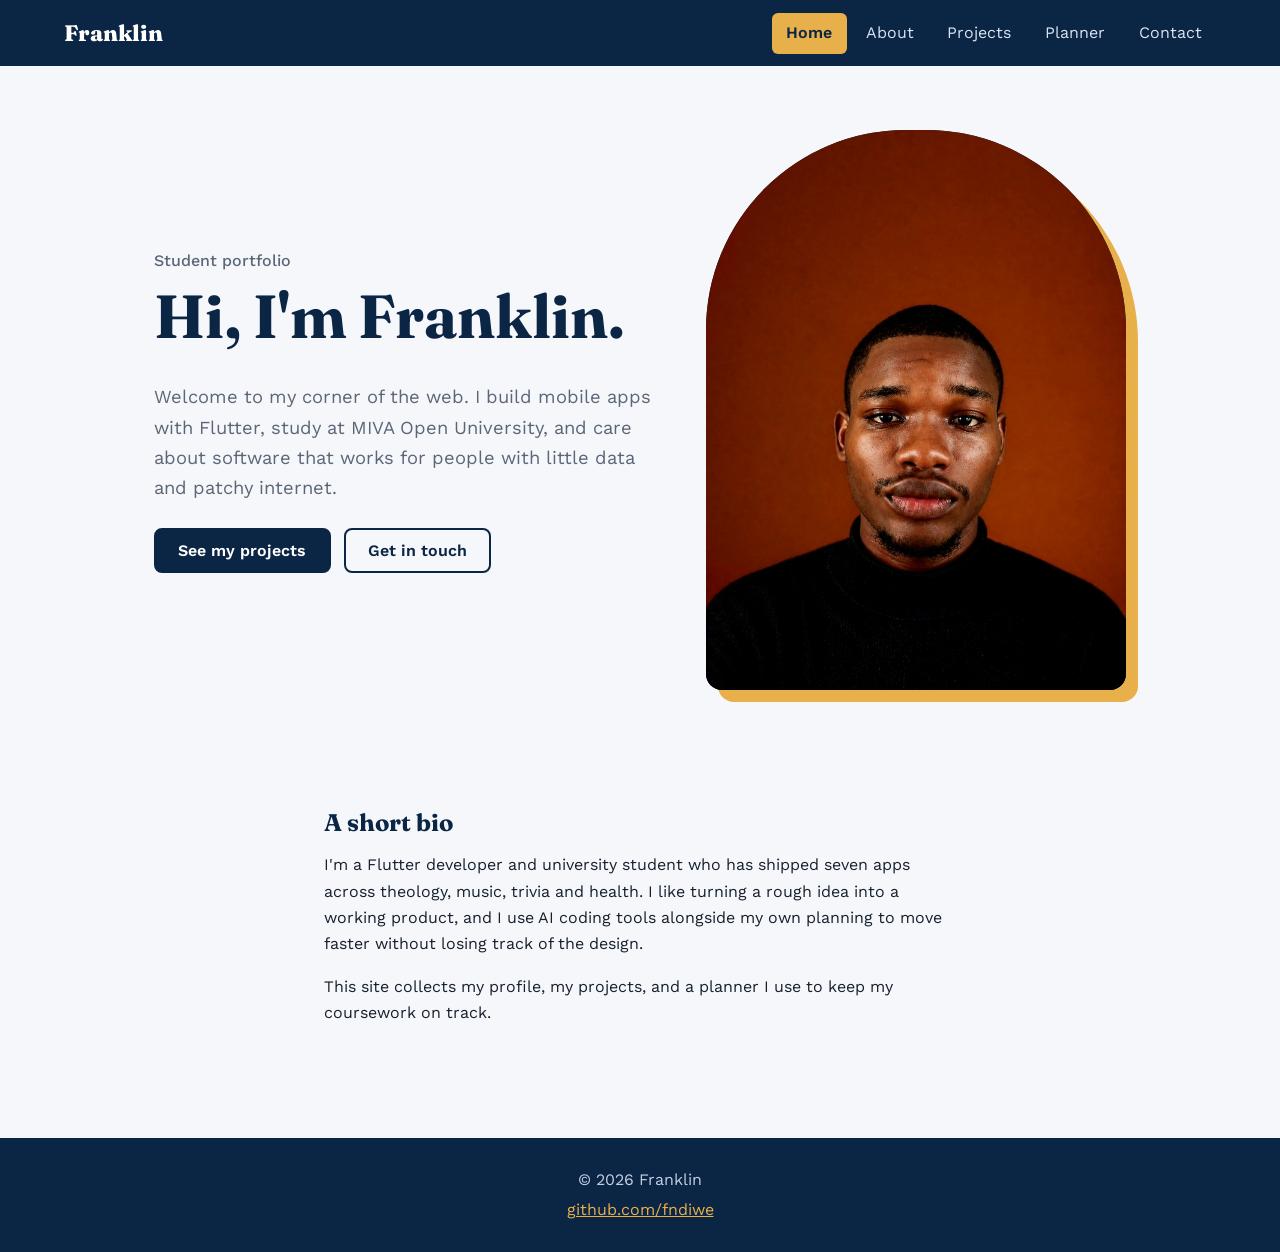
<file: index.html>
<!DOCTYPE html>
<html lang="en"><head><meta charset="UTF-8"><meta name="viewport" content="width=device-width, initial-scale=1.0">
<title>Home | Franklin</title><meta name="description" content="Franklin's student portfolio and academic planner.">
<link rel="preconnect" href="https://fonts.googleapis.com"><link rel="preconnect" href="https://fonts.gstatic.com" crossorigin>
<link href="https://fonts.googleapis.com/css2?family=Fraunces:wght@600;800&family=Work+Sans:wght@400;500;600&display=swap" rel="stylesheet">
<link rel="stylesheet" href="css/style.css"></head><body>
<header class="site-header"><a class="brand" href="index.html">Franklin</a>
<button class="menu-btn" id="menuBtn" aria-label="Toggle menu" aria-expanded="false">Menu</button>
<nav><ul class="nav" id="nav"><li><a href="index.html" aria-current="page">Home</a></li><li><a href="about.html">About</a></li><li><a href="projects.html">Projects</a></li><li><a href="planner.html">Planner</a></li><li><a href="contact.html">Contact</a></li></ul></nav></header>
<main><section class="hero"><div class="hero-text">
<p class="kicker">Student portfolio</p><h1>Hi, I'm Franklin.</h1>
<p class="lead">Welcome to my corner of the web. I build mobile apps with Flutter, study at MIVA Open University, and care about software that works for people with little data and patchy internet.</p>
<div class="actions"><a class="btn" href="projects.html">See my projects</a><a class="btn ghost" href="contact.html">Get in touch</a></div></div>
<figure class="portrait"><img src="images/profile.jpg" alt="Portrait of Franklin in a black turtleneck against an orange background" width="700" height="933"></figure></section>
<section class="wrap narrow"><h2>A short bio</h2>
<p>I'm a Flutter developer and university student who has shipped seven apps across theology, music, trivia and health. I like turning a rough idea into a working product, and I use AI coding tools alongside my own planning to move faster without losing track of the design.</p>
<p>This site collects my profile, my projects, and a planner I use to keep my coursework on track.</p></section></main>
<footer class="site-footer"><p>&copy; 2026 Franklin</p>
<p><a href="https://github.com/fndiwe">github.com/fndiwe</a></p></footer>
<script src="js/main.js"></script></body></html>
</file>
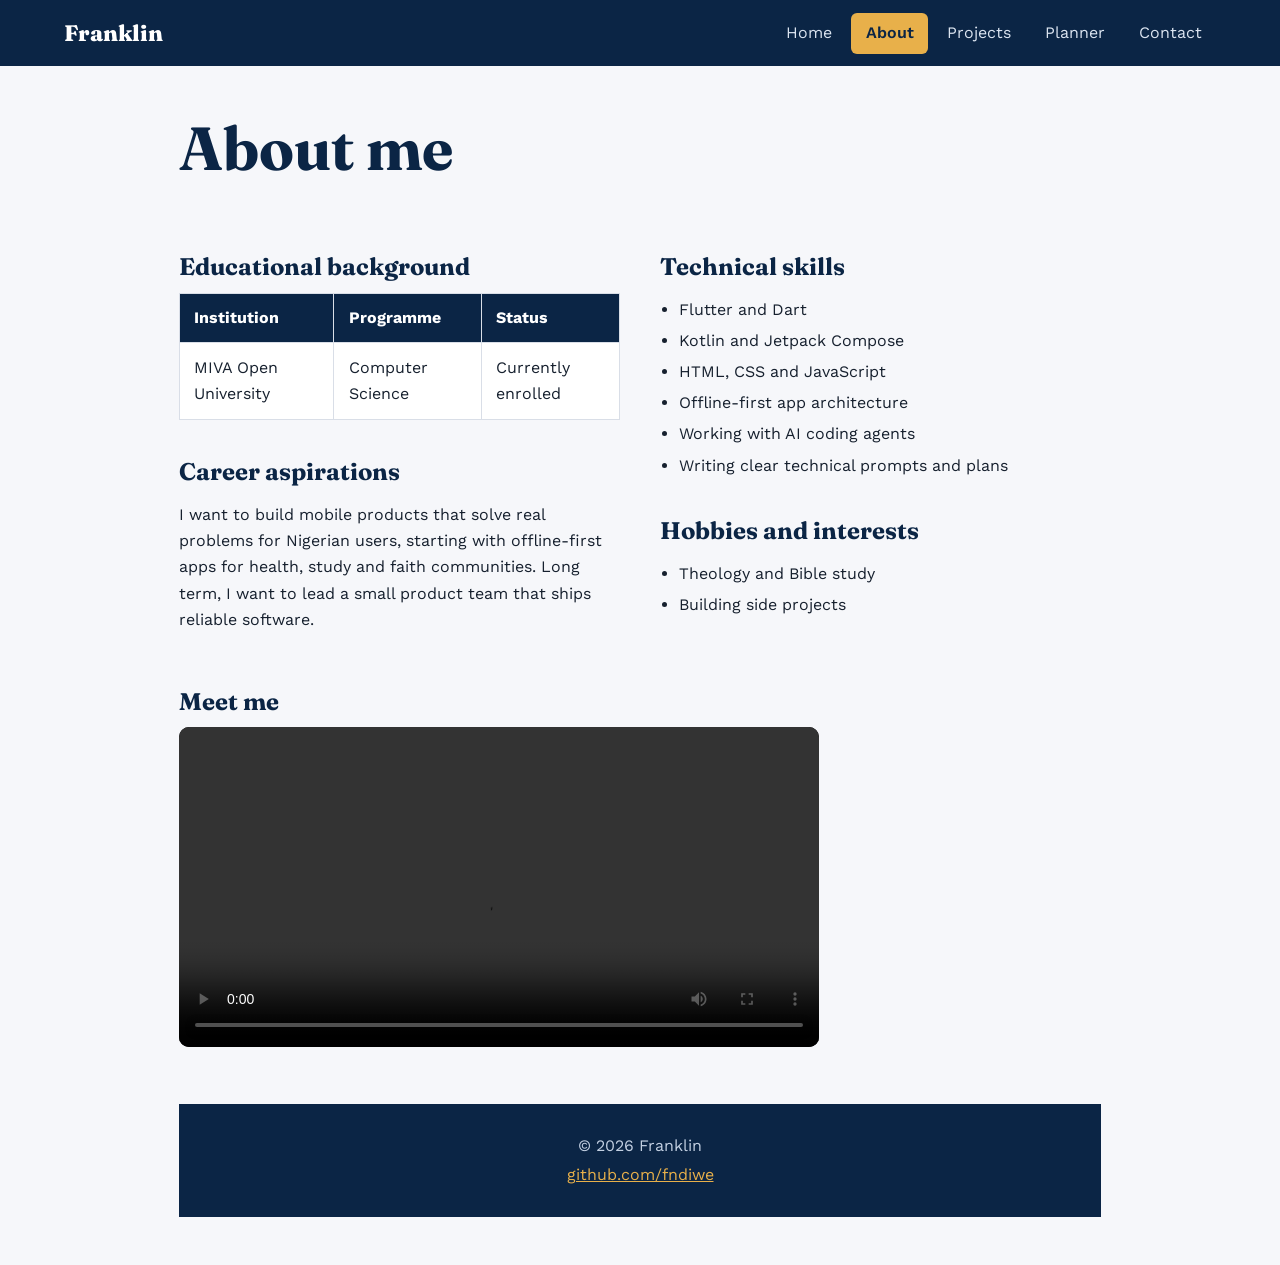
<file: about.html>
<!DOCTYPE html>
<html lang="en">

<head>
    <meta charset="UTF-8">
    <meta name="viewport" content="width=device-width, initial-scale=1.0">
    <title>About Me | Franklin</title>
    <meta name="description" content="Franklin's student portfolio and academic planner.">
    <link rel="preconnect" href="https://fonts.googleapis.com">
    <link rel="preconnect" href="https://fonts.gstatic.com" crossorigin>
    <link
        href="https://fonts.googleapis.com/css2?family=Fraunces:wght@600;800&family=Work+Sans:wght@400;500;600&display=swap"
        rel="stylesheet">
    <link rel="stylesheet" href="css/style.css">
</head>

<body>
    <header class="site-header"><a class="brand" href="index.html">Franklin</a>
        <button class="menu-btn" id="menuBtn" aria-label="Toggle menu" aria-expanded="false">Menu</button>
        <nav>
            <ul class="nav" id="nav">
                <li><a href="index.html">Home</a></li>
                <li><a href="about.html" aria-current="page">About</a></li>
                <li><a href="projects.html">Projects</a></li>
                <li><a href="planner.html">Planner</a></li>
                <li><a href="contact.html">Contact</a></li>
            </ul>
        </nav>
    </header>
    <main>
        <section class="wrap">
            <h1>About me</h1>
            <div class="grid2">
                <article>
                    <h2>Educational background</h2>
                    <table>
                        <thead>
                            <tr>
                                <th>Institution</th>
                                <th>Programme</th>
                                <th>Status</th>
                            </tr>
                        </thead>
                        <tbody>
                            <tr>
                                <td>MIVA Open University</td>
                                <td>Computer Science</td>
                                <td>Currently enrolled</td>
                            </tr>
                        </tbody>
                    </table>
                    <h2>Career aspirations</h2>
                    <p>I want to build mobile products that solve real problems for Nigerian users, starting with
                        offline-first apps for health, study and faith communities. Long term, I want to lead a small
                        product team that ships reliable software.</p>
                </article>
                <article>
                    <h2>Technical skills</h2>
                    <ul class="skills">
                        <li>Flutter and Dart</li>
                        <li>Kotlin and Jetpack Compose</li>
                        <li>HTML, CSS and JavaScript</li>
                        <li>Offline-first app architecture</li>
                        <li>Working with AI coding agents</li>
                        <li>Writing clear technical prompts and plans</li>
                    </ul>
                    <h2>Hobbies and interests</h2>
                    <ul class="skills">
                        <li>Theology and Bible study</li>
                        <li>Building side projects</li>
                    </ul>
                </article>
            </div>
            <h2>Meet me</h2><video controls preload="metadata" width="640">
                <source src="https://www.w3schools.com/html/mov_bbb.mp4" type="video/mp4">Your browser does not support
                video.
            </video>
            <footer class="site-footer">
                <p>&copy; 2026 Franklin</p>
                <p><a href="https://github.com/fndiwe">github.com/fndiwe</a></p>
            </footer>
            <script src="js/main.js"></script>
</body>

</html>
</file>
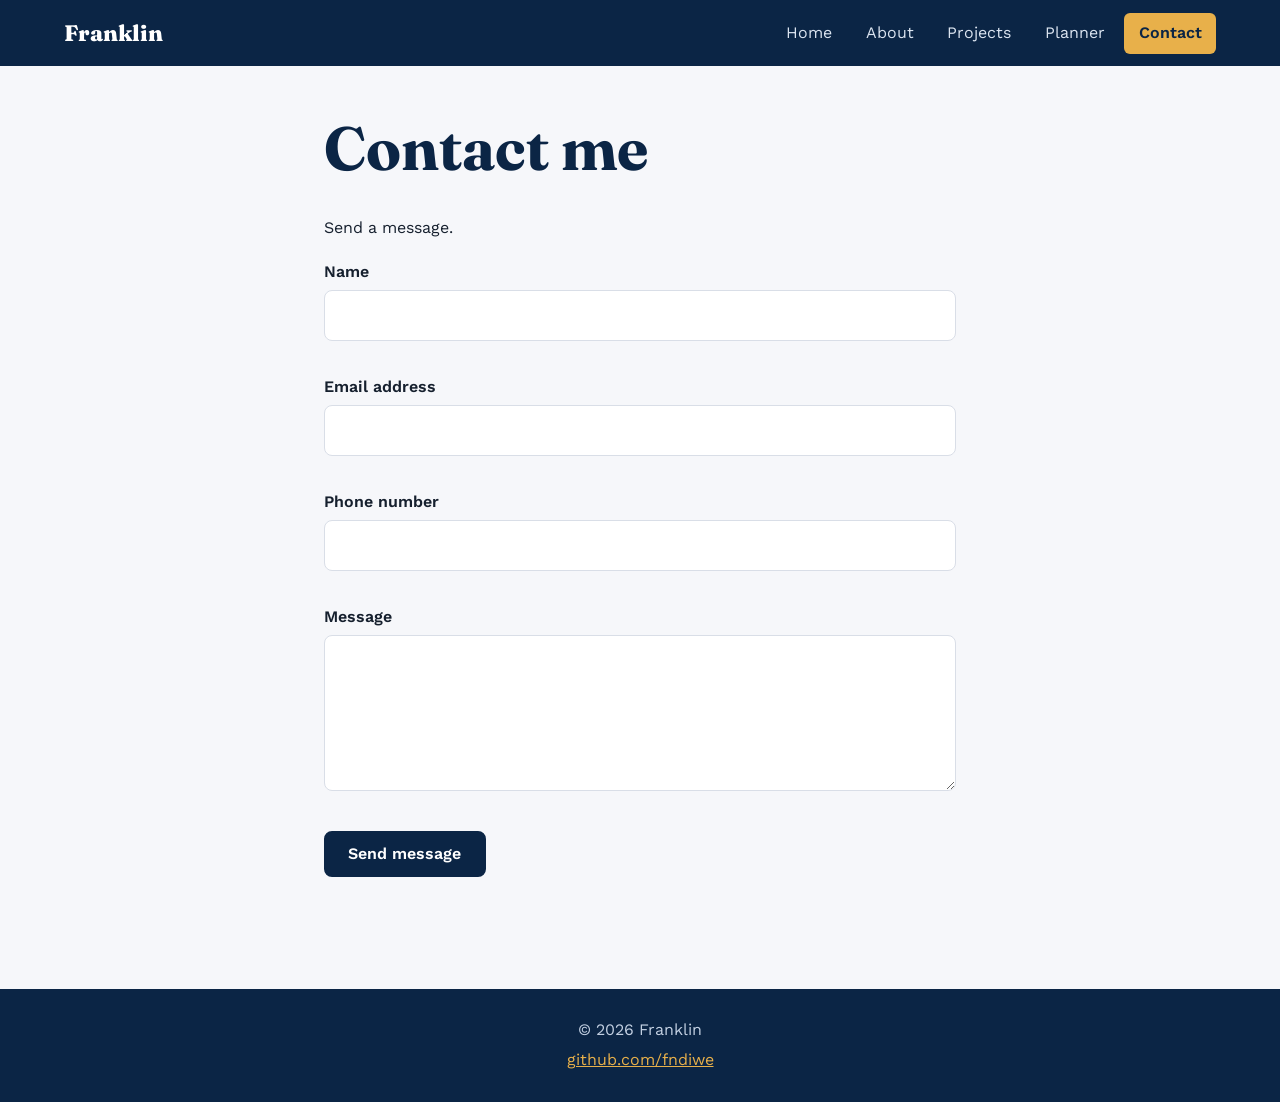
<file: contact.html>
<!DOCTYPE html>
<html lang="en"><head><meta charset="UTF-8"><meta name="viewport" content="width=device-width, initial-scale=1.0">
<title>Contact | Franklin</title><meta name="description" content="Franklin's student portfolio and academic planner.">
<link rel="preconnect" href="https://fonts.googleapis.com"><link rel="preconnect" href="https://fonts.gstatic.com" crossorigin>
<link href="https://fonts.googleapis.com/css2?family=Fraunces:wght@600;800&family=Work+Sans:wght@400;500;600&display=swap" rel="stylesheet">
<link rel="stylesheet" href="css/style.css"></head><body>
<header class="site-header"><a class="brand" href="index.html">Franklin</a>
<button class="menu-btn" id="menuBtn" aria-label="Toggle menu" aria-expanded="false">Menu</button>
<nav><ul class="nav" id="nav"><li><a href="index.html">Home</a></li><li><a href="about.html">About</a></li><li><a href="projects.html">Projects</a></li><li><a href="planner.html">Planner</a></li><li><a href="contact.html" aria-current="page">Contact</a></li></ul></nav></header>
<main><section class="wrap narrow"><h1>Contact me</h1><p>Send a message.</p>
<form id="contactForm" novalidate>
<label for="name">Name</label><input id="name" name="name" type="text" autocomplete="name"><span class="err" id="nameErr"></span>
<label for="email">Email address</label><input id="email" name="email" type="email" autocomplete="email"><span class="err" id="emailErr"></span>
<label for="phone">Phone number</label><input id="phone" name="phone" type="tel" inputmode="numeric" autocomplete="tel"><span class="err" id="phoneErr"></span>
<label for="message">Message</label><textarea id="message" name="message" rows="5"></textarea><span class="err" id="messageErr"></span>
<button class="btn" type="submit">Send message</button><p id="status" class="ok" role="status"></p></form></section></main>
<footer class="site-footer"><p>&copy; 2026 Franklin</p>
<p><a href="https://github.com/fndiwe">github.com/fndiwe</a></p></footer>
<script src="js/main.js"></script><script src="js/contact.js"></script></body></html>
</file>
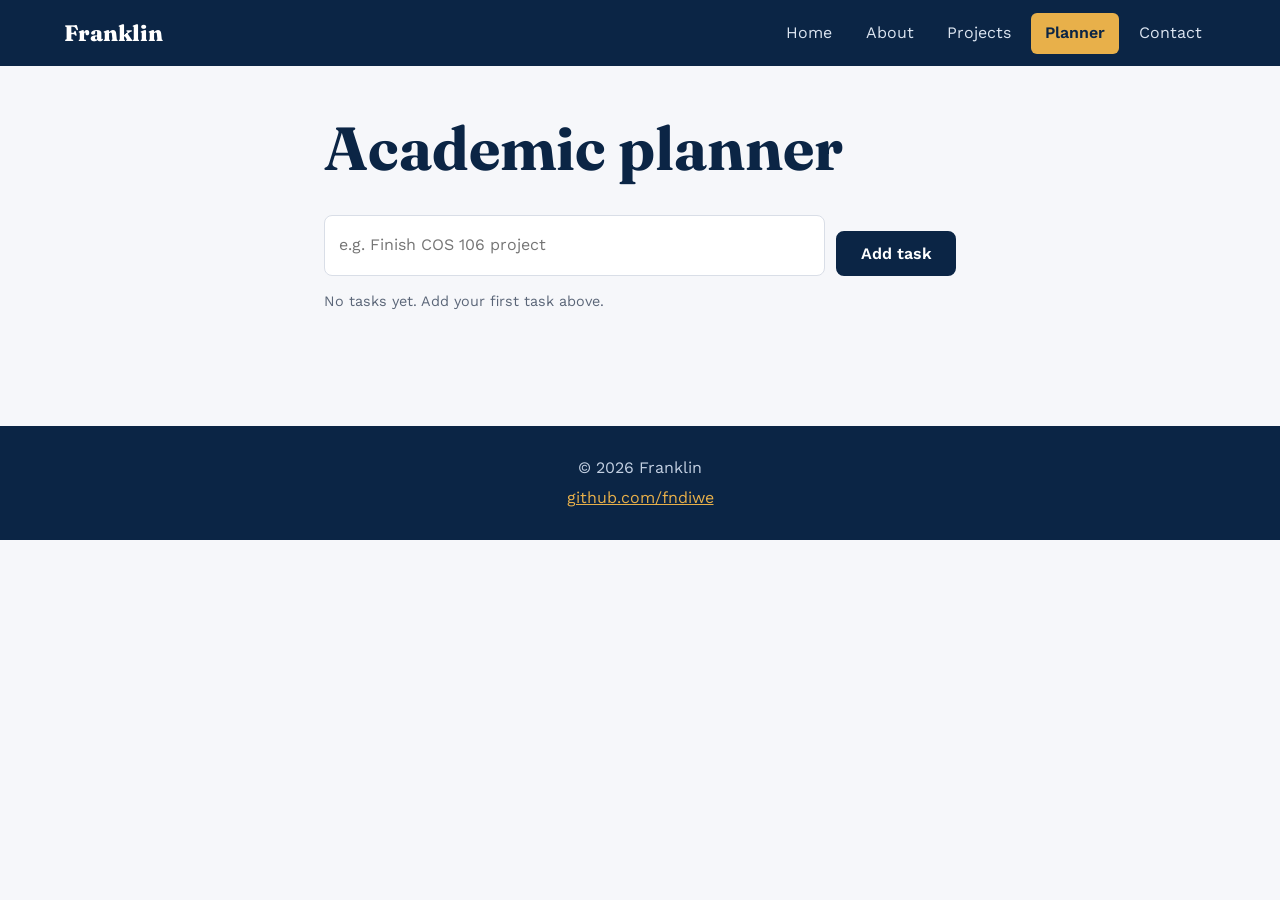
<file: planner.html>
<!DOCTYPE html>
<html lang="en"><head><meta charset="UTF-8"><meta name="viewport" content="width=device-width, initial-scale=1.0">
<title>Academic Planner | Franklin</title><meta name="description" content="Franklin's student portfolio and academic planner.">
<link rel="preconnect" href="https://fonts.googleapis.com"><link rel="preconnect" href="https://fonts.gstatic.com" crossorigin>
<link href="https://fonts.googleapis.com/css2?family=Fraunces:wght@600;800&family=Work+Sans:wght@400;500;600&display=swap" rel="stylesheet">
<link rel="stylesheet" href="css/style.css"></head><body>
<header class="site-header"><a class="brand" href="index.html">Franklin</a>
<button class="menu-btn" id="menuBtn" aria-label="Toggle menu" aria-expanded="false">Menu</button>
<nav><ul class="nav" id="nav"><li><a href="index.html">Home</a></li><li><a href="about.html">About</a></li><li><a href="projects.html">Projects</a></li><li><a href="planner.html" aria-current="page">Planner</a></li><li><a href="contact.html">Contact</a></li></ul></nav></header>
<main><section class="wrap narrow"><h1>Academic planner</h1>
<form id="taskForm" class="row"><label for="taskInput" class="sr">New task</label><input id="taskInput" type="text" placeholder="e.g. Finish COS 106 project" required><button class="btn" type="submit">Add task</button></form>
<p id="count" class="note" aria-live="polite"></p><ul id="taskList" class="tasks"></ul></section></main>
<footer class="site-footer"><p>&copy; 2026 Franklin</p>
<p><a href="https://github.com/fndiwe">github.com/fndiwe</a></p></footer>
<script src="js/main.js"></script><script src="js/planner.js"></script></body></html>
</file>
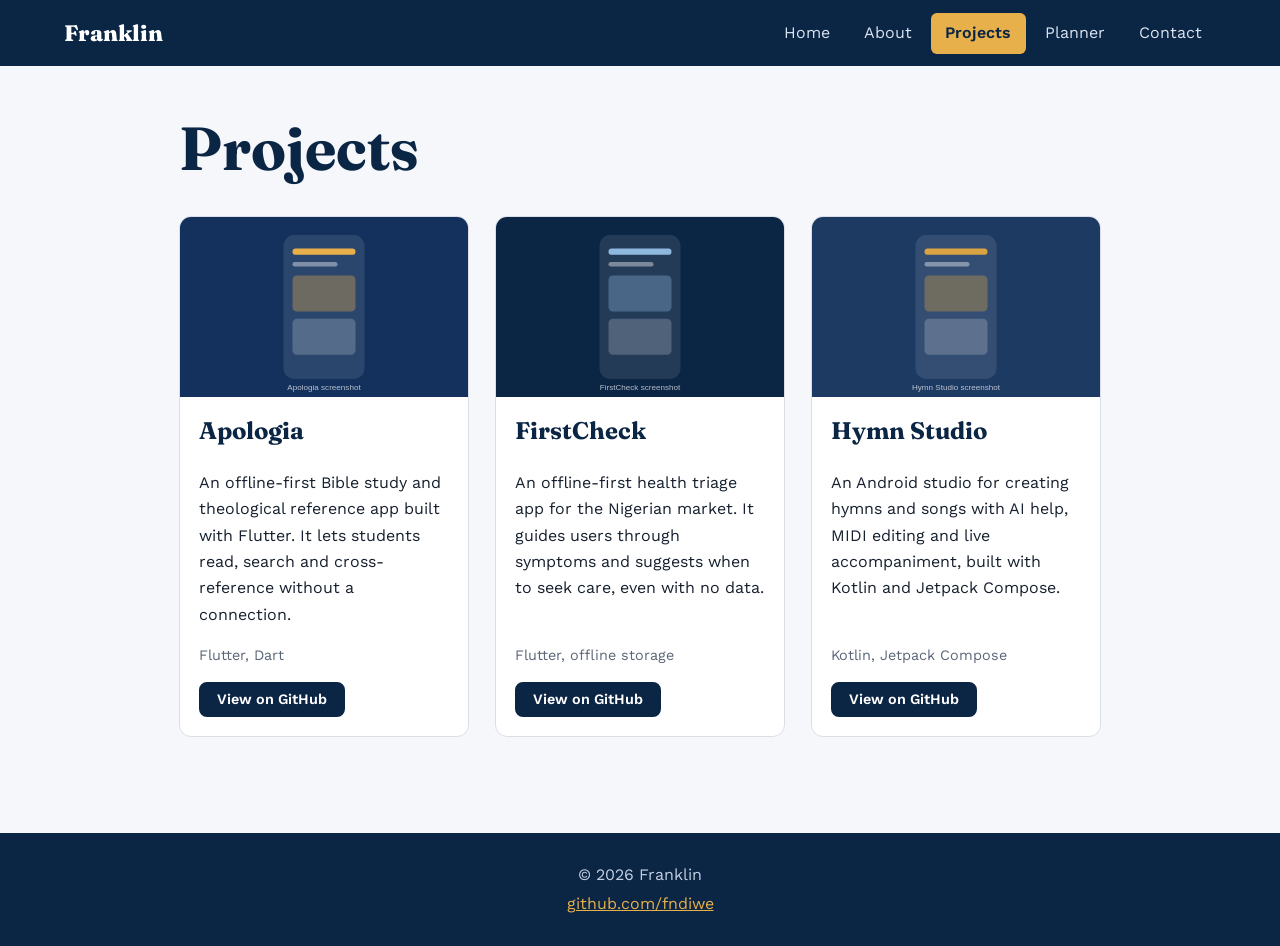
<file: projects.html>
<!DOCTYPE html>
<html lang="en">

<head>
    <meta charset="UTF-8">
    <meta name="viewport" content="width=device-width, initial-scale=1.0">
    <title>Projects | Franklin</title>
    <meta name="description" content="Franklin's student portfolio and academic planner.">
    <link rel="preconnect" href="https://fonts.googleapis.com">
    <link rel="preconnect" href="https://fonts.gstatic.com" crossorigin>
    <link
        href="https://fonts.googleapis.com/css2?family=Fraunces:wght@600;800&family=Work+Sans:wght@400;500;600&display=swap"
        rel="stylesheet">
    <link rel="stylesheet" href="css/style.css">
</head>

<body>
    <header class="site-header"><a class="brand" href="index.html">Franklin</a>
        <button class="menu-btn" id="menuBtn" aria-label="Toggle menu" aria-expanded="false">Menu</button>
        <nav>
            <ul class="nav" id="nav">
                <li><a href="index.html">Home</a></li>
                <li><a href="about.html">About</a></li>
                <li><a href="projects.html" aria-current="page">Projects</a></li>
                <li><a href="planner.html">Planner</a></li>
                <li><a href="contact.html">Contact</a></li>
            </ul>
        </nav>
    </header>
    <main>
        <section class="wrap">
            <h1>Projects</h1>
            <div class="cards">
                <article class="card"><img src="images/apologia.svg" alt="Apologia app screenshot placeholder"
                        width="640" height="400">
                    <div>
                        <h2>Apologia</h2>
                        <p>An offline-first Bible study and theological reference app built with Flutter. It lets
                            students read, search and cross-reference without a connection.</p>
                        <p class="tech">Flutter, Dart</p><a class="btn small" href="https://github.com/fndiwe/apologia"
                            target="_blank" rel="noopener">View on GitHub</a>
                    </div>
                </article>
                <article class="card"><img src="images/firstcheck.svg" alt="FirstCheck app screenshot placeholder"
                        width="640" height="400">
                    <div>
                        <h2>FirstCheck</h2>
                        <p>An offline-first health triage app for the Nigerian market. It guides users through symptoms
                            and suggests when to seek care, even with no data.</p>
                        <p class="tech">Flutter, offline storage</p><a class="btn small"
                            href="https://github.com/fndiwe/firstcheck" target="_blank" rel="noopener">View on
                            GitHub</a>
                    </div>
                </article>
                <article class="card"><img src="images/hymn-studio.svg" alt="Hymn Studio app screenshot placeholder"
                        width="640" height="400">
                    <div>
                        <h2>Hymn Studio</h2>
                        <p>An Android studio for creating hymns and songs with AI help, MIDI editing and live
                            accompaniment, built with Kotlin and Jetpack Compose.</p>
                        <p class="tech">Kotlin, Jetpack Compose</p><a class="btn small"
                            href="https://github.com/fndiwe/hymn-studio" target="_blank" rel="noopener">View on
                            GitHub</a>
                    </div>
                </article>
            </div>
        </section>
    </main>
    <footer class="site-footer">
        <p>&copy; 2026 Franklin</p>
        <p><a href="https://github.com/fndiwe">github.com/fndiwe</a></p>
    </footer>
    <script src="js/main.js"></script>
</body>

</html>
</file>
<file: css/style.css>
:root{--navy:#0b2545;--navy2:#13315c;--gold:#e8b04a;--bg:#f6f7fa;--ink:#16202e;--mut:#5b6678;--line:#d9dee7}
*{box-sizing:border-box}html{scroll-behavior:smooth}
body{margin:0;font-family:"Work Sans",system-ui,sans-serif;color:var(--ink);background:var(--bg);line-height:1.65}
h1,h2{font-family:"Fraunces",Georgia,serif;line-height:1.15;color:var(--navy)}
h1{font-size:clamp(2.2rem,6vw,3.8rem);margin:0 0 .5em}h2{font-size:1.5rem;margin:1.6em 0 .5em}
a{color:var(--navy2)}a:focus-visible,button:focus-visible,input:focus-visible,textarea:focus-visible{outline:3px solid var(--gold);outline-offset:2px}
.site-header{position:sticky;top:0;z-index:10;display:flex;justify-content:space-between;align-items:center;padding:.8rem 5vw;background:var(--navy)}
.brand{font-family:"Fraunces",serif;font-weight:800;font-size:1.4rem;color:#fff;text-decoration:none}
.nav{display:flex;gap:.3rem;list-style:none;margin:0;padding:0}
.nav a{display:block;padding:.45rem .9rem;border-radius:6px;color:#dbe4f0;text-decoration:none;transition:background .25s,color .25s}
.nav a:hover{background:var(--navy2);color:#fff}.nav a[aria-current=page]{background:var(--gold);color:var(--navy);font-weight:600}
.menu-btn{display:none;background:none;border:1px solid #6d86a8;color:#fff;padding:.4rem .8rem;border-radius:6px;font:inherit}
.wrap{max-width:1050px;margin:0 auto;padding:3rem 5vw}.narrow{max-width:760px}
.hero{display:grid;grid-template-columns:1.2fr 1fr;gap:3rem;align-items:center;max-width:1100px;margin:0 auto;padding:4rem 5vw 2rem}
.hero-text{animation:rise .8s ease both}.kicker{color:var(--mut);font-weight:500;margin:0 0 .5rem}
.lead{font-size:1.15rem;color:var(--mut);max-width:56ch}
.portrait{margin:0;background:var(--navy);border-radius:200px 200px 16px 16px;overflow:hidden;box-shadow:12px 12px 0 var(--gold)}
.portrait img{display:block;width:100%;height:auto}
@keyframes rise{from{opacity:0;transform:translateY(24px)}to{opacity:1;transform:none}}
.btn{display:inline-block;background:var(--navy);color:#fff;border:2px solid var(--navy);padding:.7rem 1.4rem;border-radius:8px;font:600 1rem "Work Sans",sans-serif;text-decoration:none;cursor:pointer;transition:transform .2s,background .2s}
.btn:hover{background:var(--navy2);transform:translateY(-2px)}.btn.ghost{background:transparent;color:var(--navy)}.btn.ghost:hover{background:#e6ebf3}.btn.small{padding:.45rem 1rem;font-size:.9rem}
.actions{display:flex;gap:.8rem;flex-wrap:wrap;margin-top:1.5rem}
.grid2{display:grid;grid-template-columns:1fr 1fr;gap:2.5rem}
table{width:100%;border-collapse:collapse;background:#fff}th,td{text-align:left;padding:.7rem .9rem;border:1px solid var(--line)}th{background:var(--navy);color:#fff}
.skills{padding-left:1.2rem}.skills li{margin:.3rem 0}video{max-width:100%;height:auto;border-radius:10px;background:#000}.note{color:var(--mut);font-size:.9rem}
.cards{display:grid;grid-template-columns:repeat(auto-fit,minmax(290px,1fr));gap:1.6rem;margin-top:2rem}
.card{background:#fff;border:1px solid var(--line);border-radius:12px;overflow:hidden;display:flex;flex-direction:column}
.card img{width:100%;height:auto;display:block}.card div{padding:1.2rem;display:flex;flex-direction:column;flex:1;align-items:flex-start}.card h2{margin:0 0 .4em}.tech{color:var(--mut);font-size:.9rem;margin-top:auto}
.row{display:flex;gap:.7rem}.row input{flex:1}
input,textarea{width:100%;padding:.7rem .9rem;border:1.5px solid var(--line);border-radius:8px;font:inherit;background:#fff}
input.bad,textarea.bad{border-color:#b3261e}label{display:block;margin:1.1rem 0 .3rem;font-weight:600}
.err{color:#b3261e;font-size:.88rem;display:block;min-height:1.1em}.ok{color:#17663a;font-weight:600}
form .btn{margin-top:1rem}.sr{position:absolute;left:-9999px}
.tasks{list-style:none;padding:0;margin:1rem 0}
.tasks li{display:flex;align-items:center;gap:.8rem;background:#fff;border:1px solid var(--line);border-radius:8px;padding:.7rem 1rem;margin-bottom:.6rem;animation:rise .3s ease both}
.tasks input{width:auto}.tasks span{flex:1}.tasks .done span{text-decoration:line-through;color:var(--mut)}
.tasks button{background:none;border:1px solid #c9a29f;color:#b3261e;border-radius:6px;padding:.3rem .7rem;cursor:pointer;font:inherit;transition:background .2s}.tasks button:hover{background:#fbeceb}
.site-footer{background:var(--navy);color:#c3d0e2;text-align:center;padding:1.6rem 5vw;margin-top:3rem}.site-footer p{margin:.2rem 0}.site-footer a{color:var(--gold)}
@media(max-width:760px){.menu-btn{display:block}.nav{display:none;position:absolute;top:100%;left:0;right:0;flex-direction:column;background:var(--navy);padding:.6rem 5vw 1rem}.nav.open{display:flex}
.hero,.grid2{grid-template-columns:1fr}.portrait{order:-1;max-width:300px;margin:0 auto}.row{flex-direction:column}}
@media(prefers-reduced-motion:reduce){*{animation:none!important;transition:none!important}}
</file>
